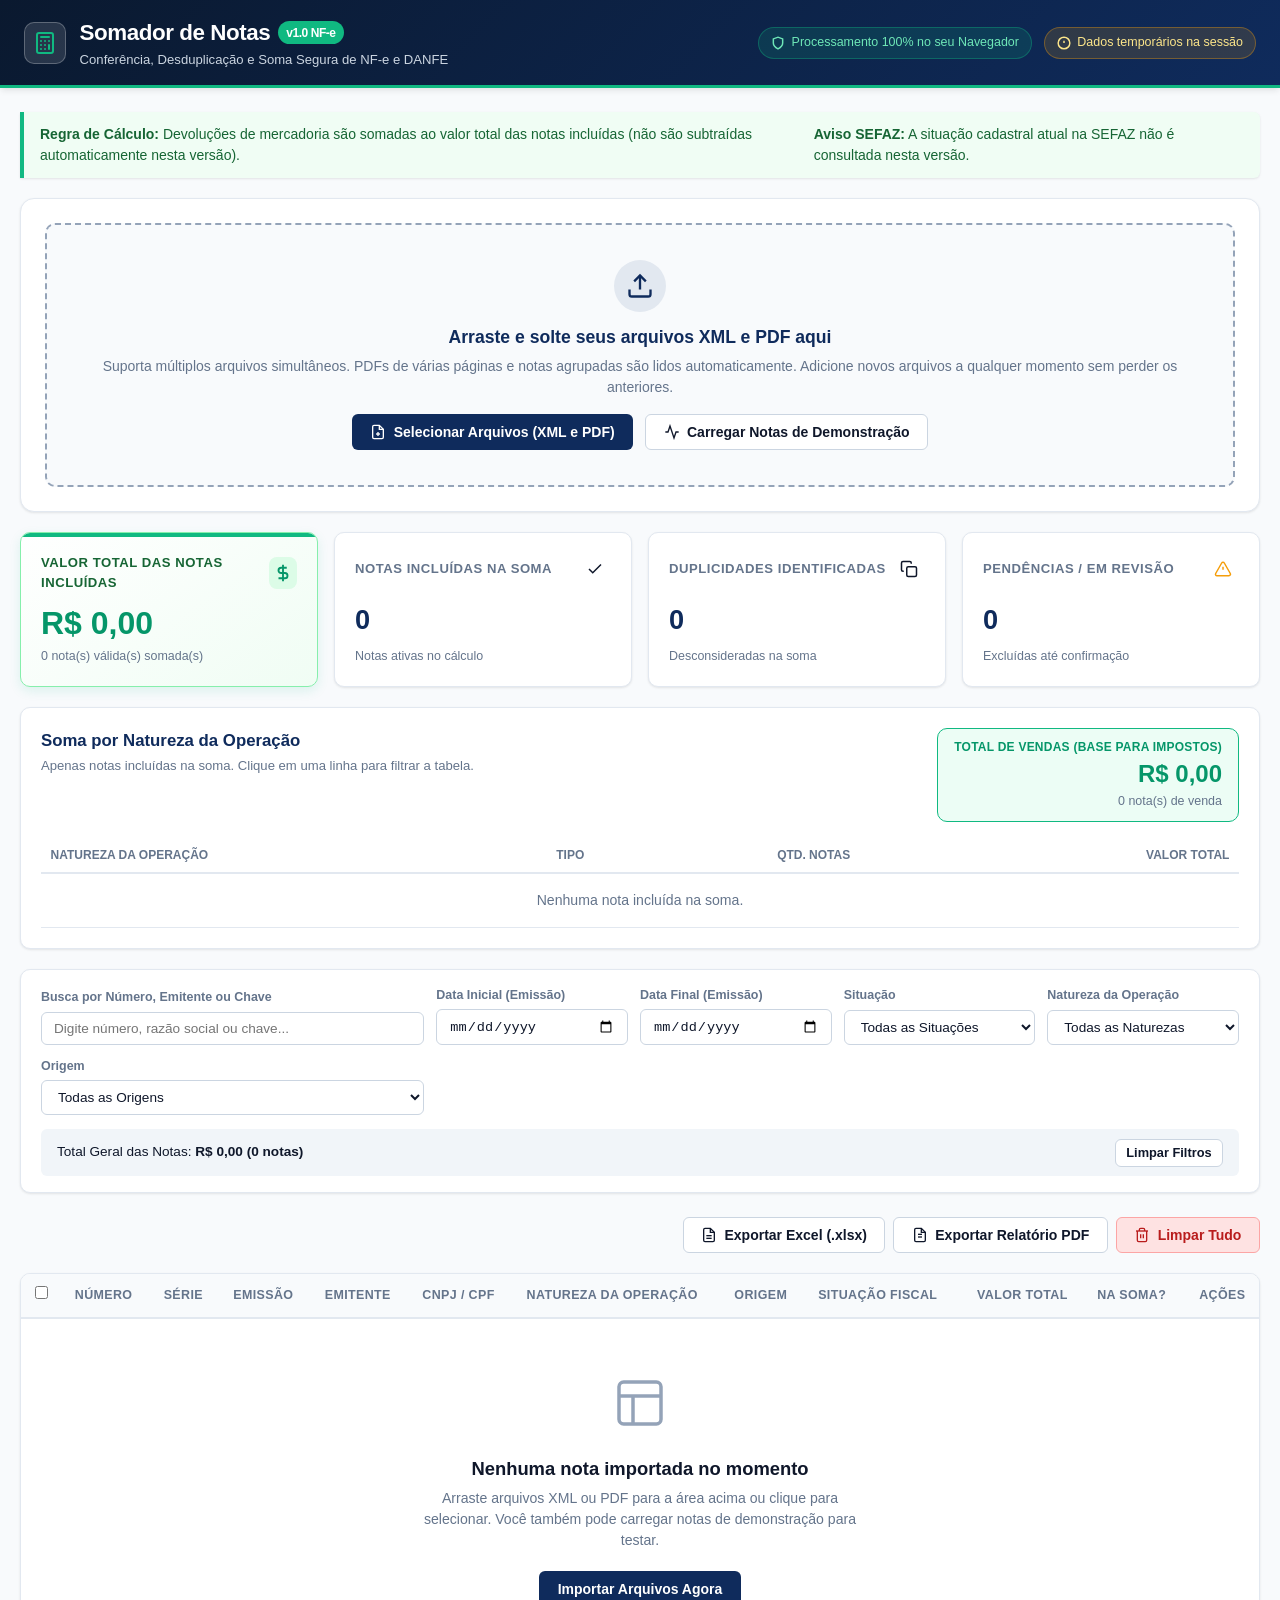
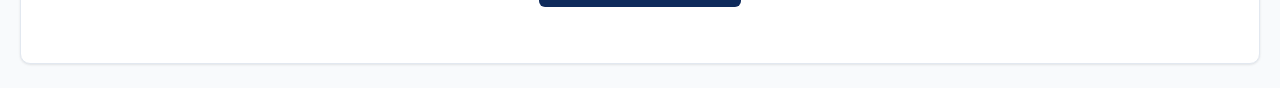
<file: index.html>
<!DOCTYPE html>
<html lang="pt-BR">
<head>
  <meta charset="UTF-8">
  <meta name="viewport" content="width=device-width, initial-scale=1.0">
  <title>Somador de Notas - NF-e e DANFE</title>
  
  <!-- CSS Principal -->
  <link rel="stylesheet" href="css/styles.css">

  <!-- Bibliotecas Locais (Zero Dependência Externa para Máxima Privacidade) -->
  <script src="vendor/pdf.min.js"></script>
  <script src="vendor/xlsx.full.min.js"></script>
  <script src="vendor/jspdf.umd.min.js"></script>
  <script src="vendor/jspdf.plugin.autotable.min.js"></script>
  <script src="vendor/JsBarcode.all.min.js"></script>
  <script src="vendor/tesseract.min.js"></script>
</head>
<body>

  <!-- CABEÇALHO -->
  <header class="app-header">
    <div class="header-container">
      <div class="brand-section">
        <div class="brand-logo-icon">
          <!-- Ícone SVG de Calculadora/Documento -->
          <svg width="24" height="24" viewBox="0 0 24 24" fill="none" stroke="currentColor" stroke-width="2" stroke-linecap="round" stroke-linejoin="round">
            <rect width="16" height="20" x="4" y="2" rx="2"/>
            <line x1="8" x2="16" y1="6" y2="6"/>
            <line x1="16" x2="16" y1="14" y2="18"/>
            <path d="M16 10h.01"/>
            <path d="M12 10h.01"/>
            <path d="M8 10h.01"/>
            <path d="M12 14h.01"/>
            <path d="M8 14h.01"/>
            <path d="M12 18h.01"/>
            <path d="M8 18h.01"/>
          </svg>
        </div>
        <div>
          <div class="brand-title">
            Somador de Notas
            <span class="brand-version">v1.0 NF-e</span>
          </div>
          <div class="brand-subtitle">Conferência, Desduplicação e Soma Segura de NF-e e DANFE</div>
        </div>
      </div>

      <div class="header-badges">
        <div class="privacy-badge" title="Nenhum dado é enviado para servidores externos">
          <svg width="14" height="14" viewBox="0 0 24 24" fill="none" stroke="currentColor" stroke-width="2.5"><path d="M12 22s8-4 8-10V5l-8-3-8 3v7c0 6 8 10 8 10z"/></svg>
          Processamento 100% no seu Navegador
        </div>
        <div class="session-warning-badge" title="Os dados serão descartados ao recarregar a página">
          <svg width="14" height="14" viewBox="0 0 24 24" fill="none" stroke="currentColor" stroke-width="2.5"><circle cx="12" cy="12" r="10"/><line x1="12" y1="8" x2="12" y2="12"/><line x1="12" y1="16" x2="12.01" y2="16"/></svg>
          Dados temporários na sessão
        </div>
      </div>
    </div>
  </header>

  <!-- CONTEÚDO PRINCIPAL -->
  <main class="main-wrapper">

    <!-- BANNER DE REGRAS DE NEGÓCIO E SEFAZ -->
    <div class="rule-banner">
      <div>
        <strong>Regra de Cálculo:</strong> Devoluções de mercadoria são somadas ao valor total das notas incluídas (não são subtraídas automaticamente nesta versão).
      </div>
      <div>
        <strong>Aviso SEFAZ:</strong> A situação cadastral atual na SEFAZ não é consultada nesta versão.
      </div>
    </div>

    <!-- ÁREA DE IMPORTAÇÃO (DROPZONE) -->
    <section class="import-card">
      <div class="dropzone-container" id="dropzone">
        <input type="file" id="fileInput" class="file-input-hidden" multiple accept=".xml,.pdf">
        <div class="dropzone-icon">
          <svg width="28" height="28" viewBox="0 0 24 24" fill="none" stroke="currentColor" stroke-width="2"><path d="M21 15v4a2 2 0 0 1-2 2H5a2 2 0 0 1-2-2v-4"/><polyline points="17 8 12 3 7 8"/><line x1="12" x2="12" y1="3" y2="15"/></svg>
        </div>
        <div class="dropzone-text-main">Arraste e solte seus arquivos XML e PDF aqui</div>
        <div class="dropzone-text-sub">
          Suporta múltiplos arquivos simultâneos. PDFs de várias páginas e notas agrupadas são lidos automaticamente.
          Adicione novos arquivos a qualquer momento sem perder os anteriores.
        </div>
        <div class="dropzone-actions">
          <button type="button" class="btn btn-primary" id="btnSelectFiles">
            <svg width="16" height="16" viewBox="0 0 24 24" fill="none" stroke="currentColor" stroke-width="2"><path d="M14 2H6a2 2 0 0 0-2 2v16a2 2 0 0 0 2 2h12a2 2 0 0 0 2-2V8z"/><polyline points="14 2 14 8 20 8"/><line x1="12" x2="12" y1="18" y2="12"/><line x1="9" x2="15" y1="15" y2="15"/></svg>
            Selecionar Arquivos (XML e PDF)
          </button>
          <button type="button" class="btn btn-secondary" id="btnLoadSamples">
            <svg width="16" height="16" viewBox="0 0 24 24" fill="none" stroke="currentColor" stroke-width="2"><polyline points="22 12 18 12 15 21 9 3 6 12 2 12"/></svg>
            Carregar Notas de Demonstração
          </button>
        </div>
      </div>
    </section>

    <!-- CARDS DE MÉTRICAS E RESUMO -->
    <section class="metrics-grid">
      <!-- Card Valor Total (Destaque Principal) -->
      <div class="metric-card highlight-green">
        <div class="metric-header">
          <span class="metric-title">Valor Total das Notas Incluídas</span>
          <div class="metric-icon">
            <svg width="18" height="18" viewBox="0 0 24 24" fill="none" stroke="currentColor" stroke-width="2.5"><line x1="12" x2="12" y1="1" y2="23"/><path d="M17 5H9.5a3.5 3.5 0 0 0 0 7h5a3.5 3.5 0 0 1 0 7H6"/></svg>
          </div>
        </div>
        <div class="metric-value-huge" id="cardTotalValor">R$ 0,00</div>
        <div class="metric-footer-desc" id="cardTotalDesc">0 nota(s) válida(s) somada(s)</div>
      </div>

      <!-- Card Quantidade Incluídas -->
      <div class="metric-card">
        <div class="metric-header">
          <span class="metric-title">Notas Incluídas na Soma</span>
          <div class="metric-icon">
            <svg width="18" height="18" viewBox="0 0 24 24" fill="none" stroke="currentColor" stroke-width="2"><polyline points="20 6 9 17 4 12"/></svg>
          </div>
        </div>
        <div class="metric-value-medium" id="cardQtdIncluidas">0</div>
        <div class="metric-footer-desc">Notas ativas no cálculo</div>
      </div>

      <!-- Card Duplicidades -->
      <div class="metric-card">
        <div class="metric-header">
          <span class="metric-title">Duplicidades Identificadas</span>
          <div class="metric-icon">
            <svg width="18" height="18" viewBox="0 0 24 24" fill="none" stroke="currentColor" stroke-width="2"><rect width="13" height="13" x="9" y="9" rx="2" ry="2"/><path d="M5 15H4a2 2 0 0 1-2-2V4a2 2 0 0 1 2-2h9a2 2 0 0 1 2 2v1"/></svg>
          </div>
        </div>
        <div class="metric-value-medium" id="cardQtdDuplicadas">0</div>
        <div class="metric-footer-desc">Desconsideradas na soma</div>
      </div>

      <!-- Card Pendências / Revisão -->
      <div class="metric-card">
        <div class="metric-header">
          <span class="metric-title">Pendências / Em Revisão</span>
          <div class="metric-icon" style="color: var(--warning);">
            <svg width="18" height="18" viewBox="0 0 24 24" fill="none" stroke="currentColor" stroke-width="2"><path d="m21.73 18-8-14a2 2 0 0 0-3.48 0l-8 14A2 2 0 0 0 4 21h16a2 2 0 0 0 1.73-3Z"/><line x1="12" x2="12" y1="9" y2="13"/><line x1="12" x2="12.01" y1="17" y2="17"/></svg>
          </div>
        </div>
        <div class="metric-value-medium" id="cardQtdPendencias">0</div>
        <div class="metric-footer-desc">Excluídas até confirmação</div>
      </div>
    </section>

    <!-- SOMA POR NATUREZA DA OPERAÇÃO -->
    <section class="natureza-card" id="naturezaSection">
      <div class="natureza-header">
        <div>
          <h3 class="natureza-title">Soma por Natureza da Operação</h3>
          <div class="natureza-subtitle">Apenas notas incluídas na soma. Clique em uma linha para filtrar a tabela.</div>
        </div>
        <div class="natureza-vendas-box">
          <span class="natureza-vendas-label">Total de Vendas (base para impostos)</span>
          <strong class="natureza-vendas-valor" id="lblTotalVendas">R$ 0,00</strong>
          <span class="natureza-vendas-desc" id="lblTotalVendasDesc">0 nota(s) de venda</span>
        </div>
      </div>
      <div class="table-responsive">
        <table class="natureza-table">
          <thead>
            <tr>
              <th>Natureza da Operação</th>
              <th>Tipo</th>
              <th style="text-align: center;">Qtd. Notas</th>
              <th style="text-align: right;">Valor Total</th>
            </tr>
          </thead>
          <tbody id="naturezaTableBody">
            <tr><td colspan="4" class="text-center" style="color: var(--text-muted); padding: 1rem;">Nenhuma nota incluída na soma.</td></tr>
          </tbody>
        </table>
      </div>
    </section>

    <!-- BARRA DE FILTROS E BUSCA -->
    <section class="controls-card">
      <div class="filters-grid">
        <div class="filter-group">
          <label for="filterSearch">Busca por Número, Emitente ou Chave</label>
          <input type="text" id="filterSearch" class="form-control" placeholder="Digite número, razão social ou chave...">
        </div>
        <div class="filter-group">
          <label for="filterDataInicio">Data Inicial (Emissão)</label>
          <input type="date" id="filterDataInicio" class="form-control">
        </div>
        <div class="filter-group">
          <label for="filterDataFim">Data Final (Emissão)</label>
          <input type="date" id="filterDataFim" class="form-control">
        </div>
        <div class="filter-group">
          <label for="filterSituacao">Situação</label>
          <select id="filterSituacao" class="form-control">
            <option value="todas">Todas as Situações</option>
            <option value="incluidas">Incluídas na Soma</option>
            <option value="excluidas">Excluídas da Soma</option>
            <option value="revisao">Revisão Necessária</option>
            <option value="devolucao">Devoluções</option>
            <option value="cancelada">Canceladas</option>
            <option value="duplicada">Duplicadas</option>
            <option value="nao_suportado">Não Suportadas</option>
          </select>
        </div>
        <div class="filter-group">
          <label for="filterNatureza">Natureza da Operação</label>
          <select id="filterNatureza" class="form-control">
            <option value="todas">Todas as Naturezas</option>
            <option value="__vendas__">Somente Vendas</option>
            <option value="__outras__">Somente Outras (não venda)</option>
          </select>
        </div>
        <div class="filter-group">
          <label for="filterOrigem">Origem</label>
          <select id="filterOrigem" class="form-control">
            <option value="todas">Todas as Origens</option>
            <option value="XML">Apenas XML</option>
            <option value="PDF">Apenas PDF</option>
            <option value="XML + PDF">XML + PDF (Casados)</option>
          </select>
        </div>
      </div>

      <!-- Barra de Subtotais com Filtro Ativo -->
      <div class="subtotals-bar">
        <div class="subtotals-details">
          <span>Total Geral das Notas: <strong id="lblTotalGeral">R$ 0,00 (0 notas)</strong></span>
          <span class="subtotal-badge" id="lblSubtotalFiltradoContainer" style="display: none;">
            Subtotal Visível (Filtro Ativo): <strong id="lblSubtotalFiltrado">R$ 0,00 (0 notas)</strong>
          </span>
        </div>
        <button type="button" class="btn btn-secondary btn-sm" id="btnClearFilters">
          Limpar Filtros
        </button>
      </div>
    </section>

    <!-- BARRA DE AÇÕES EM LOTE E EXPORTAÇÃO -->
    <div class="table-toolbar">
      <div class="batch-actions-container" id="batchActionsBar" style="display: none;">
        <span><strong id="batchSelectedCount">0</strong> selecionada(s):</span>
        <button type="button" class="btn btn-secondary btn-sm" id="btnBatchInclude">Incluir na Soma</button>
        <button type="button" class="btn btn-secondary btn-sm" id="btnBatchExclude">Excluir da Soma</button>
        <button type="button" class="btn btn-danger btn-sm" id="btnBatchDelete">Remover</button>
      </div>

      <div class="export-actions-container">
        <button type="button" class="btn btn-secondary" id="btnExportExcel">
          <svg width="16" height="16" viewBox="0 0 24 24" fill="none" stroke="currentColor" stroke-width="2"><path d="M14 2H6a2 2 0 0 0-2 2v16a2 2 0 0 0 2 2h12a2 2 0 0 0 2-2V8z"/><polyline points="14 2 14 8 20 8"/><line x1="8" x2="16" y1="13" y2="13"/><line x1="8" x2="16" y1="17" y2="17"/><line x1="10" x2="10" y1="9" y2="9"/></svg>
          Exportar Excel (.xlsx)
        </button>
        <button type="button" class="btn btn-secondary" id="btnExportPdf">
          <svg width="16" height="16" viewBox="0 0 24 24" fill="none" stroke="currentColor" stroke-width="2"><path d="M14 2H6a2 2 0 0 0-2 2v16a2 2 0 0 0 2 2h12a2 2 0 0 0 2-2V8z"/><polyline points="14 2 14 8 20 8"/><path d="M9 15h6"/><path d="M9 11h6"/></svg>
          Exportar Relatório PDF
        </button>
        <button type="button" class="btn btn-danger" id="btnClearAll">
          <svg width="16" height="16" viewBox="0 0 24 24" fill="none" stroke="currentColor" stroke-width="2"><polyline points="3 6 5 6 21 6"/><path d="M19 6v14a2 2 0 0 1-2 2H7a2 2 0 0 1-2-2V6m3 0V4a2 2 0 0 1 2-2h4a2 2 0 0 1 2 2v2"/><line x1="10" x2="10" y1="11" y2="17"/><line x1="14" x2="14" y1="11" y2="17"/></svg>
          Limpar Tudo
        </button>
      </div>
    </div>

    <!-- TABELA PRINCIPAL DE NOTAS -->
    <section class="table-card">
      <div class="table-responsive">
        <table class="notas-table" id="notasTable">
          <thead>
            <tr>
              <th style="width: 38px;">
                <input type="checkbox" id="chkSelectAll" title="Selecionar todas as notas visíveis">
              </th>
              <th>Número</th>
              <th>Série</th>
              <th>Emissão</th>
              <th>Emitente</th>
              <th>CNPJ / CPF</th>
              <th>Natureza da Operação</th>
              <th>Origem</th>
              <th>Situação Fiscal</th>
              <th style="text-align: right;">Valor Total</th>
              <th style="text-align: center;">Na Soma?</th>
              <th style="text-align: right;">Ações</th>
            </tr>
          </thead>
          <tbody id="tableBody">
            <!-- Linhas inseridas dinamicamente via app.js -->
          </tbody>
        </table>
      </div>

      <!-- Estado Vazio (Sem Notas Importadas) -->
      <div class="empty-state" id="emptyState">
        <div class="empty-state-icon">
          <svg width="56" height="56" viewBox="0 0 24 24" fill="none" stroke="currentColor" stroke-width="1.5"><rect width="18" height="18" x="3" y="3" rx="2"/><path d="M3 9h18"/><path d="M9 21V9"/></svg>
        </div>
        <h3>Nenhuma nota importada no momento</h3>
        <p>Arraste arquivos XML ou PDF para a área acima ou clique para selecionar. Você também pode carregar notas de demonstração para testar.</p>
        <button type="button" class="btn btn-primary" onclick="document.getElementById('fileInput').click()">
          Importar Arquivos Agora
        </button>
      </div>
    </section>

  </main>

  <!-- ==========================================================================
       MODAIS DO SISTEMA
       ========================================================================== -->

  <!-- Modal 1: Progresso do Processamento em Lote -->
  <div class="modal-overlay" id="modalProgress">
    <div class="modal-card" style="max-width: 550px;">
      <div class="modal-header">
        <div class="modal-title">
          <svg width="20" height="20" viewBox="0 0 24 24" fill="none" stroke="currentColor" stroke-width="2"><path d="M21 12a9 9 0 1 1-6.219-8.56"/></svg>
          Processando Arquivos...
        </div>
      </div>
      <div class="modal-body">
        <div id="progressCurrentFile" style="font-weight: 600; font-size: 0.9rem; margin-bottom: 0.25rem;">Iniciando leitura...</div>
        <div id="progressCounter" style="font-size: 0.8rem; color: var(--text-muted);">Arquivo 0 de 0</div>
        
        <div class="progress-bar-container">
          <div class="progress-bar-fill" id="progressBarFill"></div>
        </div>

        <div style="font-size: 0.8rem; font-weight: 600; margin-top: 1rem; margin-bottom: 0.35rem;">Registro de Leitura:</div>
        <div class="processing-log" id="progressLog"></div>
      </div>
      <div class="modal-footer">
        <button type="button" class="btn btn-secondary btn-sm" id="btnCancelProcessing">Cancelar Restantes</button>
      </div>
    </div>
  </div>

  <!-- Modal 2: Visualização e Impressão de DANFE (A partir do XML) -->
  <div class="modal-overlay" id="modalDanfe">
    <div class="modal-card modal-huge">
      <div class="modal-header">
        <div class="modal-title">
          <svg width="20" height="20" viewBox="0 0 24 24" fill="none" stroke="currentColor" stroke-width="2"><rect width="18" height="18" x="3" y="3" rx="2"/><path d="M7 7h10"/><path d="M7 12h10"/><path d="M7 17h10"/></svg>
          Visualizador Oficial de DANFE (NF-e Modelo 55)
        </div>
        <button type="button" class="btn-close" id="btnCloseDanfe">&times;</button>
      </div>
      <div class="modal-body" id="danfeModalBody">
        <!-- DANFE renderizado aqui -->
      </div>
      <div class="modal-footer">
        <button type="button" class="btn btn-secondary" id="btnDownloadXmlOriginal">
          <svg width="16" height="16" viewBox="0 0 24 24" fill="none" stroke="currentColor" stroke-width="2"><path d="M21 15v4a2 2 0 0 1-2 2H5a2 2 0 0 1-2-2v-4"/><polyline points="7 10 12 15 17 10"/><line x1="12" x2="12" y1="15" y2="3"/></svg>
          Baixar XML Original
        </button>
        <button type="button" class="btn btn-primary" id="btnPrintDanfe">
          <svg width="16" height="16" viewBox="0 0 24 24" fill="none" stroke="currentColor" stroke-width="2"><polyline points="6 9 6 2 18 2 18 9"/><path d="M6 18H4a2 2 0 0 1-2-2v-5a2 2 0 0 1 2-2h16a2 2 0 0 1 2 2v5a2 2 0 0 1-2 2h-2"/><rect width="12" height="8" x="6" y="14"/></svg>
          Imprimir DANFE
        </button>
        <button type="button" class="btn btn-secondary" id="btnCloseDanfeFooter">Fechar</button>
      </div>
    </div>
  </div>

  <!-- Modal 3: Conferência Lado a Lado e Edição / Revisão -->
  <div class="modal-overlay" id="modalReview">
    <div class="modal-card modal-huge">
      <div class="modal-header">
        <div class="modal-title">
          <svg width="20" height="20" viewBox="0 0 24 24" fill="none" stroke="currentColor" stroke-width="2"><path d="M12 20h9"/><path d="M16.5 3.5a2.121 2.121 0 0 1 3 3L7 19l-4 1 1-4L16.5 3.5z"/></svg>
          Conferência e Revisão de Dados da Nota
        </div>
        <button type="button" class="btn-close" id="btnCloseReview">&times;</button>
      </div>
      <div class="modal-body">
        <div class="side-by-side-container">
          
          <!-- Painel Esquerdo: PDF Original / Documento -->
          <div class="side-pdf-panel">
            <div class="pdf-toolbar">
              <span>Visualizador do Documento Original</span>
              <div style="display: flex; gap: 0.35rem; align-items: center;">
                <button type="button" class="btn btn-secondary btn-sm" id="btnPdfPrevPage">&lt;</button>
                <span id="pdfPageIndicator">Pág 1 / 1</span>
                <button type="button" class="btn btn-secondary btn-sm" id="btnPdfNextPage">&gt;</button>
                <button type="button" class="btn btn-secondary btn-sm" id="btnPdfZoomIn">+</button>
                <button type="button" class="btn btn-secondary btn-sm" id="btnPdfZoomOut">-</button>
              </div>
            </div>
            <div class="pdf-canvas-container" id="pdfCanvasContainer">
              <canvas id="pdfViewerCanvas"></canvas>
            </div>
          </div>

          <!-- Painel Direito: Formulário com Dados Extraídos -->
          <div class="side-form-panel">
            <div class="review-notice" id="reviewNoticeBox">
              <strong>Atenção:</strong> Verifique os dados extraídos comparando com o documento original ao lado.
            </div>

            <div class="filter-group">
              <label for="editValorTotal">VALOR TOTAL DA NOTA (R$) *</label>
              <input type="text" id="editValorTotal" class="form-control" style="font-size: 1.15rem; font-weight: 700; color: var(--primary);">
              <small style="color: var(--text-muted);">Específico do campo Valor Total da Nota. Use vírgula para centavos (ex: 1.234,56).</small>
            </div>

            <div class="filter-group">
              <label for="editChave">Chave de Acesso (44 dígitos)</label>
              <input type="text" id="editChave" class="form-control" maxlength="54">
            </div>

            <div style="display: grid; grid-template-columns: 1fr 1fr; gap: 0.75rem;">
              <div class="filter-group">
                <label for="editNumero">Número da Nota</label>
                <input type="text" id="editNumero" class="form-control">
              </div>
              <div class="filter-group">
                <label for="editSerie">Série</label>
                <input type="text" id="editSerie" class="form-control">
              </div>
            </div>

            <div class="filter-group">
              <label for="editDataEmissao">Data de Emissão</label>
              <input type="date" id="editDataEmissao" class="form-control">
            </div>

            <div class="filter-group">
              <label for="editEmitenteNome">Nome / Razão Social do Emitente</label>
              <input type="text" id="editEmitenteNome" class="form-control">
            </div>

            <div class="filter-group">
              <label for="editEmitenteCnpj">CNPJ / CPF do Emitente</label>
              <input type="text" id="editEmitenteCnpj" class="form-control">
            </div>

            <div class="filter-group">
              <label for="editDestinatarioNome">Nome / Razão Social do Destinatário</label>
              <input type="text" id="editDestinatarioNome" class="form-control">
            </div>

            <div class="filter-group">
              <label for="editNatureza">Natureza da Operação</label>
              <input type="text" id="editNatureza" class="form-control" placeholder="Ex: VENDA DE MERCADORIA">
            </div>

            <div style="margin-top: 0.5rem; display: flex; align-items: center; gap: 0.5rem;">
              <input type="checkbox" id="editIncluirSoma">
              <label for="editIncluirSoma" style="font-weight: 600; font-size: 0.88rem; cursor: pointer;">
                Incluir esta nota na soma final
              </label>
            </div>
          </div>

        </div>
      </div>
      <div class="modal-footer">
        <button type="button" class="btn btn-secondary" id="btnCancelReview">Cancelar</button>
        <button type="button" class="btn btn-success" id="btnSaveReview">
          <svg width="16" height="16" viewBox="0 0 24 24" fill="none" stroke="currentColor" stroke-width="2"><polyline points="20 6 9 17 4 12"/></svg>
          Salvar Dados Conferidos
        </button>
      </div>
    </div>
  </div>

  <!-- Modal 4: Confirmação de Limpar Tudo -->
  <div class="modal-overlay" id="modalConfirmClear">
    <div class="modal-card" style="max-width: 450px;">
      <div class="modal-header">
        <div class="modal-title" style="color: var(--danger);">
          <svg width="20" height="20" viewBox="0 0 24 24" fill="none" stroke="currentColor" stroke-width="2"><circle cx="12" cy="12" r="10"/><line x1="12" y1="8" x2="12" y2="12"/><line x1="12" y1="16" x2="12.01" y2="16"/></svg>
          Limpar Todos os Dados?
        </div>
      </div>
      <div class="modal-body">
        <p>Tem certeza que deseja apagar todas as notas importadas nesta sessão?</p>
        <p style="font-size: 0.82rem; color: var(--text-muted); margin-top: 0.5rem;">
          Como o processamento é 100% no seu navegador sem armazenamento em servidor, todos os dados atuais serão descartados da memória.
        </p>
      </div>
      <div class="modal-footer">
        <button type="button" class="btn btn-secondary" id="btnCancelClear">Cancelar</button>
        <button type="button" class="btn btn-danger" id="btnConfirmClear">Sim, Limpar Tudo</button>
      </div>
    </div>
  </div>

  <!-- Scripts da Aplicação -->
  <script src="js/utils.js"></script>
  <script src="js/parser-xml.js"></script>
  <script src="js/parser-pdf.js"></script>
  <script src="js/danfe-renderer.js"></script>
  <script src="js/export.js"></script>
  <script src="js/app.js"></script>

</body>
</html>
</file>
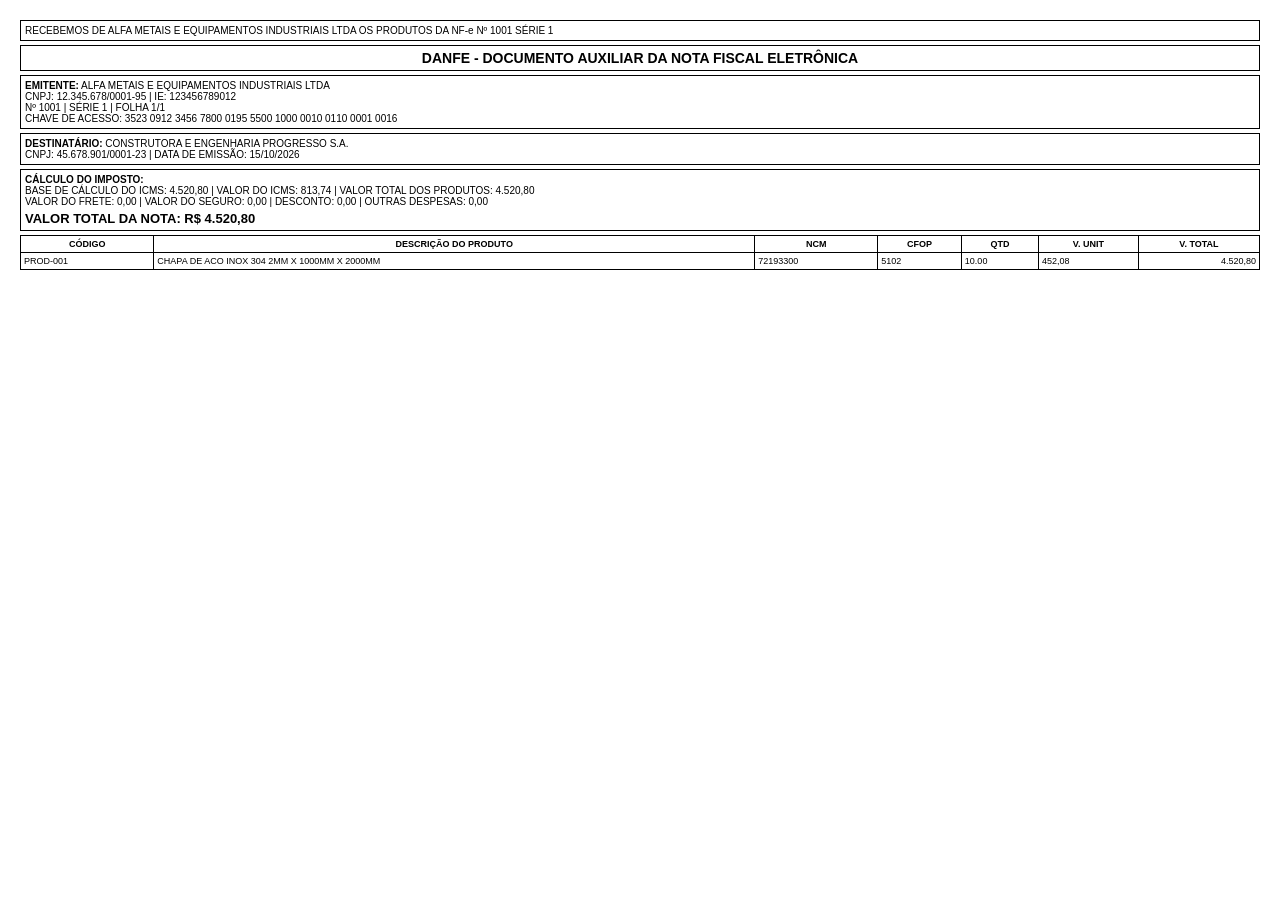
<file: samples/danfe_1001.html>
<!-- DANFE 1001 (Corresponde ao XML 1001) -->
<!DOCTYPE html>
<html>
<head>
<meta charset="UTF-8">
<style>
  body { font-family: Arial, sans-serif; font-size: 10px; margin: 20px; }
  .box { border: 1px solid #000; padding: 4px; margin-bottom: 4px; }
  .title { font-size: 14px; font-weight: bold; text-align: center; }
  .bold { font-weight: bold; }
  .right { text-align: right; }
  table { width: 100%; border-collapse: collapse; font-size: 9px; }
  th, td { border: 1px solid #000; padding: 3px; }
</style>
</head>
<body>
  <div class="box">
    RECEBEMOS DE ALFA METAIS E EQUIPAMENTOS INDUSTRIAIS LTDA OS PRODUTOS DA NF-e Nº 1001 SÉRIE 1
  </div>
  <div class="box title">
    DANFE - DOCUMENTO AUXILIAR DA NOTA FISCAL ELETRÔNICA
  </div>
  <div class="box">
    <strong>EMITENTE:</strong> ALFA METAIS E EQUIPAMENTOS INDUSTRIAIS LTDA<br>
    CNPJ: 12.345.678/0001-95 | IE: 123456789012<br>
    Nº 1001 | SÉRIE 1 | FOLHA 1/1<br>
    CHAVE DE ACESSO: 3523 0912 3456 7800 0195 5500 1000 0010 0110 0001 0016
  </div>
  <div class="box">
    <strong>DESTINATÁRIO:</strong> CONSTRUTORA E ENGENHARIA PROGRESSO S.A.<br>
    CNPJ: 45.678.901/0001-23 | DATA DE EMISSÃO: 15/10/2026
  </div>
  <div class="box">
    <strong>CÁLCULO DO IMPOSTO:</strong><br>
    BASE DE CÁLCULO DO ICMS: 4.520,80 | VALOR DO ICMS: 813,74 | VALOR TOTAL DOS PRODUTOS: 4.520,80<br>
    VALOR DO FRETE: 0,00 | VALOR DO SEGURO: 0,00 | DESCONTO: 0,00 | OUTRAS DESPESAS: 0,00<br>
    <div style="font-size: 13px; font-weight: bold; margin-top: 4px;">
      VALOR TOTAL DA NOTA: R$ 4.520,80
    </div>
  </div>
  <table>
    <tr><th>CÓDIGO</th><th>DESCRIÇÃO DO PRODUTO</th><th>NCM</th><th>CFOP</th><th>QTD</th><th>V. UNIT</th><th>V. TOTAL</th></tr>
    <tr><td>PROD-001</td><td>CHAPA DE ACO INOX 304 2MM X 1000MM X 2000MM</td><td>72193300</td><td>5102</td><td>10.00</td><td>452,08</td><td class="right">4.520,80</td></tr>
  </table>
</body>
</html>
</file>
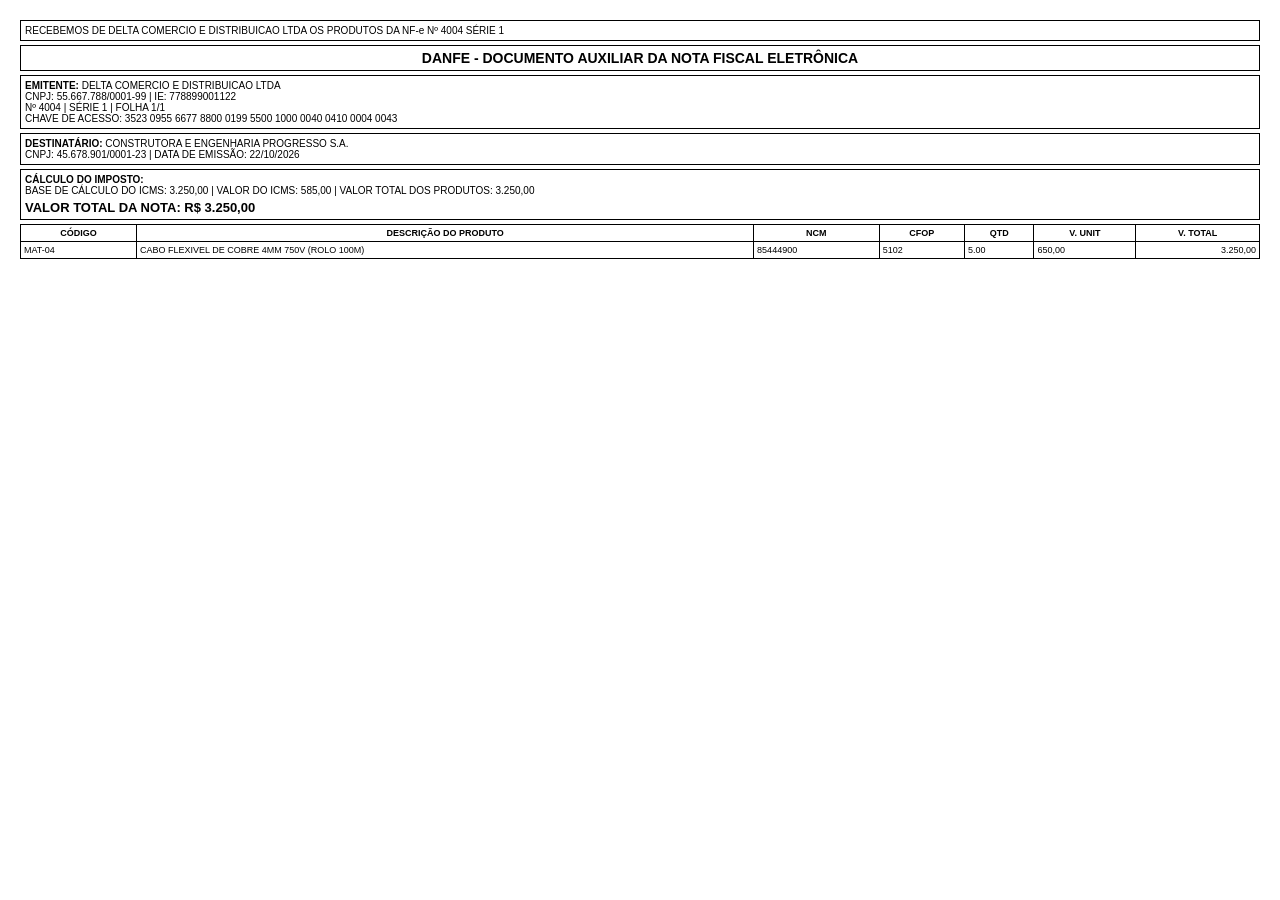
<file: samples/danfe_4004.html>
<!-- DANFE 4004 (Importação exclusiva por PDF) -->
<!DOCTYPE html>
<html>
<head>
<meta charset="UTF-8">
<style>
  body { font-family: Arial, sans-serif; font-size: 10px; margin: 20px; }
  .box { border: 1px solid #000; padding: 4px; margin-bottom: 4px; }
  .title { font-size: 14px; font-weight: bold; text-align: center; }
  .bold { font-weight: bold; }
  .right { text-align: right; }
  table { width: 100%; border-collapse: collapse; font-size: 9px; }
  th, td { border: 1px solid #000; padding: 3px; }
</style>
</head>
<body>
  <div class="box">
    RECEBEMOS DE DELTA COMERCIO E DISTRIBUICAO LTDA OS PRODUTOS DA NF-e Nº 4004 SÉRIE 1
  </div>
  <div class="box title">
    DANFE - DOCUMENTO AUXILIAR DA NOTA FISCAL ELETRÔNICA
  </div>
  <div class="box">
    <strong>EMITENTE:</strong> DELTA COMERCIO E DISTRIBUICAO LTDA<br>
    CNPJ: 55.667.788/0001-99 | IE: 778899001122<br>
    Nº 4004 | SÉRIE 1 | FOLHA 1/1<br>
    CHAVE DE ACESSO: 3523 0955 6677 8800 0199 5500 1000 0040 0410 0004 0043
  </div>
  <div class="box">
    <strong>DESTINATÁRIO:</strong> CONSTRUTORA E ENGENHARIA PROGRESSO S.A.<br>
    CNPJ: 45.678.901/0001-23 | DATA DE EMISSÃO: 22/10/2026
  </div>
  <div class="box">
    <strong>CÁLCULO DO IMPOSTO:</strong><br>
    BASE DE CÁLCULO DO ICMS: 3.250,00 | VALOR DO ICMS: 585,00 | VALOR TOTAL DOS PRODUTOS: 3.250,00<br>
    <div style="font-size: 13px; font-weight: bold; margin-top: 4px;">
      VALOR TOTAL DA NOTA: R$ 3.250,00
    </div>
  </div>
  <table>
    <tr><th>CÓDIGO</th><th>DESCRIÇÃO DO PRODUTO</th><th>NCM</th><th>CFOP</th><th>QTD</th><th>V. UNIT</th><th>V. TOTAL</th></tr>
    <tr><td>MAT-04</td><td>CABO FLEXIVEL DE COBRE 4MM 750V (ROLO 100M)</td><td>85444900</td><td>5102</td><td>5.00</td><td>650,00</td><td class="right">3.250,00</td></tr>
  </table>
</body>
</html>
</file>
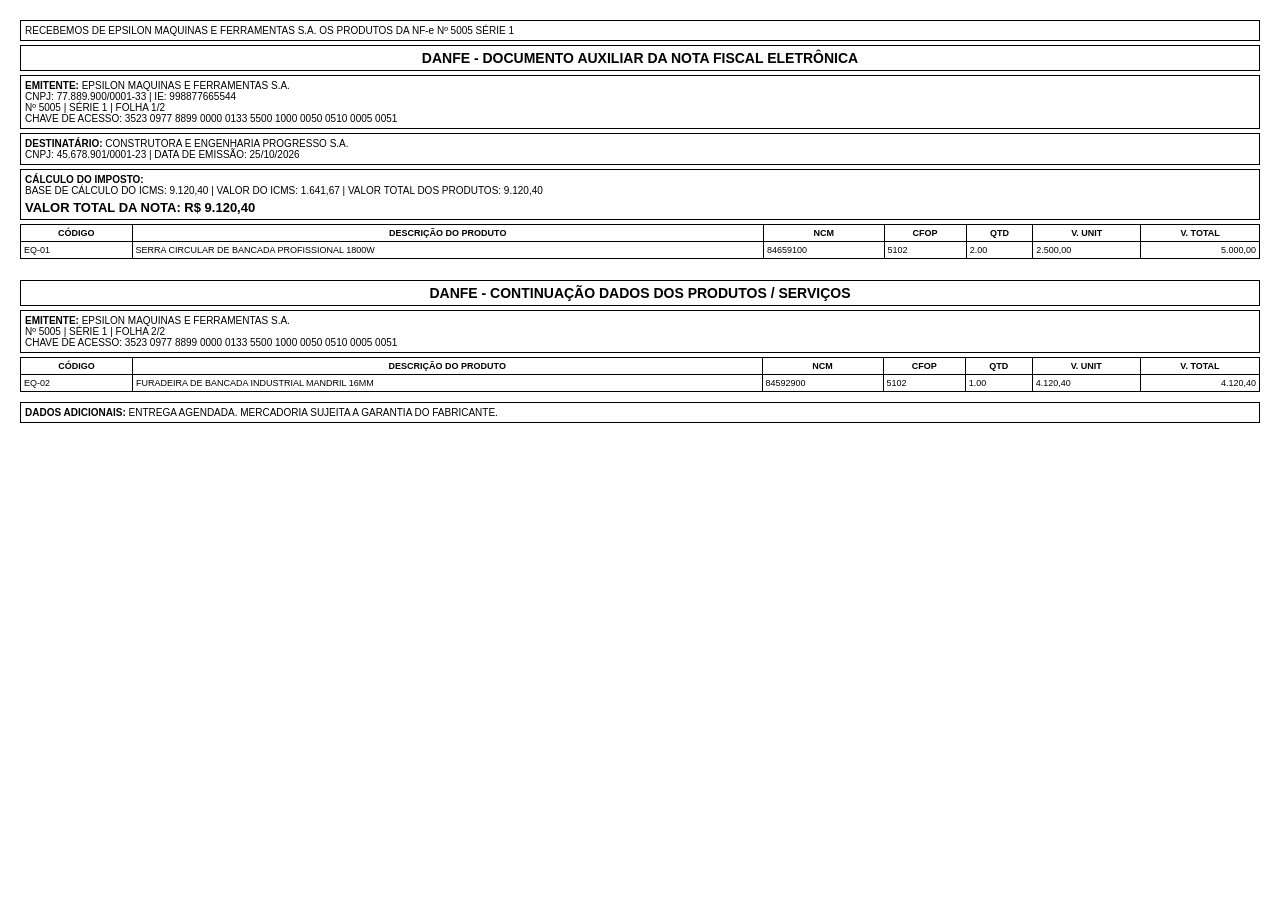
<file: samples/danfe_5005_multipage.html>
<!-- DANFE 5005 (Multi-páginas: Folha 1/2 e Folha 2/2) -->
<!DOCTYPE html>
<html>
<head>
<meta charset="UTF-8">
<style>
  body { font-family: Arial, sans-serif; font-size: 10px; margin: 20px; }
  .box { border: 1px solid #000; padding: 4px; margin-bottom: 4px; }
  .title { font-size: 14px; font-weight: bold; text-align: center; }
  .right { text-align: right; }
  table { width: 100%; border-collapse: collapse; font-size: 9px; }
  th, td { border: 1px solid #000; padding: 3px; }
  .page-break { page-break-after: always; height: 1px; }
</style>
</head>
<body>
  <!-- FOLHA 1/2 -->
  <div class="box">
    RECEBEMOS DE EPSILON MAQUINAS E FERRAMENTAS S.A. OS PRODUTOS DA NF-e Nº 5005 SÉRIE 1
  </div>
  <div class="box title">
    DANFE - DOCUMENTO AUXILIAR DA NOTA FISCAL ELETRÔNICA
  </div>
  <div class="box">
    <strong>EMITENTE:</strong> EPSILON MAQUINAS E FERRAMENTAS S.A.<br>
    CNPJ: 77.889.900/0001-33 | IE: 998877665544<br>
    Nº 5005 | SÉRIE 1 | FOLHA 1/2<br>
    CHAVE DE ACESSO: 3523 0977 8899 0000 0133 5500 1000 0050 0510 0005 0051
  </div>
  <div class="box">
    <strong>DESTINATÁRIO:</strong> CONSTRUTORA E ENGENHARIA PROGRESSO S.A.<br>
    CNPJ: 45.678.901/0001-23 | DATA DE EMISSÃO: 25/10/2026
  </div>
  <div class="box">
    <strong>CÁLCULO DO IMPOSTO:</strong><br>
    BASE DE CÁLCULO DO ICMS: 9.120,40 | VALOR DO ICMS: 1.641,67 | VALOR TOTAL DOS PRODUTOS: 9.120,40<br>
    <div style="font-size: 13px; font-weight: bold; margin-top: 4px;">
      VALOR TOTAL DA NOTA: R$ 9.120,40
    </div>
  </div>
  <table>
    <tr><th>CÓDIGO</th><th>DESCRIÇÃO DO PRODUTO</th><th>NCM</th><th>CFOP</th><th>QTD</th><th>V. UNIT</th><th>V. TOTAL</th></tr>
    <tr><td>EQ-01</td><td>SERRA CIRCULAR DE BANCADA PROFISSIONAL 1800W</td><td>84659100</td><td>5102</td><td>2.00</td><td>2.500,00</td><td class="right">5.000,00</td></tr>
  </table>

  <div class="page-break"></div>

  <!-- FOLHA 2/2 -->
  <div class="box title" style="margin-top: 20px;">
    DANFE - CONTINUAÇÃO DADOS DOS PRODUTOS / SERVIÇOS
  </div>
  <div class="box">
    <strong>EMITENTE:</strong> EPSILON MAQUINAS E FERRAMENTAS S.A.<br>
    Nº 5005 | SÉRIE 1 | FOLHA 2/2<br>
    CHAVE DE ACESSO: 3523 0977 8899 0000 0133 5500 1000 0050 0510 0005 0051
  </div>
  <table>
    <tr><th>CÓDIGO</th><th>DESCRIÇÃO DO PRODUTO</th><th>NCM</th><th>CFOP</th><th>QTD</th><th>V. UNIT</th><th>V. TOTAL</th></tr>
    <tr><td>EQ-02</td><td>FURADEIRA DE BANCADA INDUSTRIAL MANDRIL 16MM</td><td>84592900</td><td>5102</td><td>1.00</td><td>4.120,40</td><td class="right">4.120,40</td></tr>
  </table>
  <div class="box" style="margin-top: 10px;">
    <strong>DADOS ADICIONAIS:</strong> ENTREGA AGENDADA. MERCADORIA SUJEITA A GARANTIA DO FABRICANTE.
  </div>
</body>
</html>
</file>
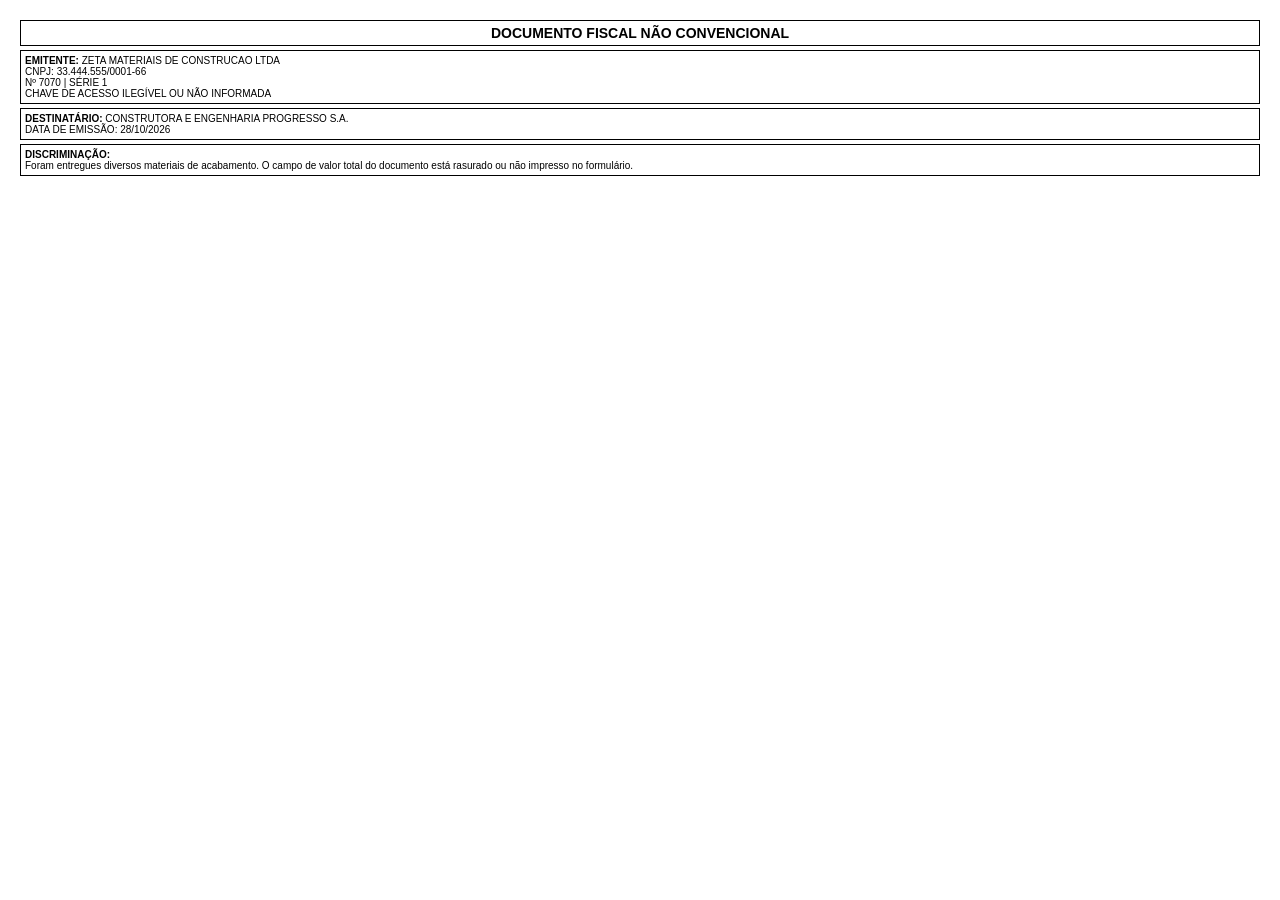
<file: samples/danfe_sem_total_revisao.html>
<!-- DANFE com Leitura Incerta / Sem Total Claro (Revisão Necessária) -->
<!DOCTYPE html>
<html>
<head>
<meta charset="UTF-8">
<style>
  body { font-family: Arial, sans-serif; font-size: 10px; margin: 20px; }
  .box { border: 1px solid #000; padding: 4px; margin-bottom: 4px; }
  .title { font-size: 14px; font-weight: bold; text-align: center; }
  table { width: 100%; border-collapse: collapse; font-size: 9px; }
  th, td { border: 1px solid #000; padding: 3px; }
</style>
</head>
<body>
  <div class="box title">
    DOCUMENTO FISCAL NÃO CONVENCIONAL
  </div>
  <div class="box">
    <strong>EMITENTE:</strong> ZETA MATERIAIS DE CONSTRUCAO LTDA<br>
    CNPJ: 33.444.555/0001-66<br>
    Nº 7070 | SÉRIE 1<br>
    CHAVE DE ACESSO ILEGÍVEL OU NÃO INFORMADA
  </div>
  <div class="box">
    <strong>DESTINATÁRIO:</strong> CONSTRUTORA E ENGENHARIA PROGRESSO S.A.<br>
    DATA DE EMISSÃO: 28/10/2026
  </div>
  <div class="box">
    <strong>DISCRIMINAÇÃO:</strong><br>
    Foram entregues diversos materiais de acabamento. O campo de valor total do documento está rasurado ou não impresso no formulário.
  </div>
</body>
</html>
</file>
<file: css/styles.css>
/* ==========================================================================
   Somador de Notas - Folha de Estilos Principal
   Cores: Azul-Marinho (#0f2b5c / #1e3a8a) e Verde Esmeralda (#10b981 / #059669)
   Design Limpo, Moderno, Acessível e Responsivo
   ========================================================================== */

:root {
  --primary: #0f2b5c;
  --primary-hover: #163e80;
  --primary-light: #eff6ff;
  --secondary: #1e3a8a;
  --success: #10b981;
  --success-dark: #059669;
  --success-light: #ecfdf5;
  --warning: #f59e0b;
  --warning-light: #fffbeb;
  --danger: #ef4444;
  --danger-light: #fef2f2;
  --info: #0284c7;
  --info-light: #f0f9ff;
  --bg: #f8fafc;
  --card-bg: #ffffff;
  --border: #e2e8f0;
  --border-dark: #cbd5e1;
  --text-main: #0f172a;
  --text-muted: #64748b;
  --text-light: #94a3b8;
  --radius-sm: 6px;
  --radius-md: 10px;
  --radius-lg: 14px;
  --shadow-sm: 0 1px 3px rgba(0, 0, 0, 0.06), 0 1px 2px rgba(0, 0, 0, 0.04);
  --shadow-md: 0 4px 6px -1px rgba(0, 0, 0, 0.08), 0 2px 4px -2px rgba(0, 0, 0, 0.04);
  --shadow-lg: 0 10px 15px -3px rgba(0, 0, 0, 0.1), 0 4px 6px -4px rgba(0, 0, 0, 0.05);
}

* {
  box-sizing: border-box;
  margin: 0;
  padding: 0;
}

body {
  font-family: -apple-system, BlinkMacSystemFont, "Segoe UI", Roboto, Helvetica, Arial, sans-serif;
  background-color: var(--bg);
  color: var(--text-main);
  line-height: 1.5;
  min-height: 100vh;
  display: flex;
  flex-direction: column;
}

/* ==========================================================================
   Header e Navegação Superior
   ========================================================================== */
.app-header {
  background: linear-gradient(135deg, #0a192f 0%, var(--primary) 100%);
  color: #ffffff;
  padding: 1rem 1.5rem;
  border-bottom: 3px solid var(--success);
  box-shadow: var(--shadow-md);
}

.header-container {
  max-width: 1400px;
  margin: 0 auto;
  display: flex;
  justify-content: space-between;
  align-items: center;
  flex-wrap: wrap;
  gap: 1rem;
}

.brand-section {
  display: flex;
  align-items: center;
  gap: 0.85rem;
}

.brand-logo-icon {
  width: 42px;
  height: 42px;
  background: rgba(255, 255, 255, 0.12);
  border: 1px solid rgba(255, 255, 255, 0.25);
  border-radius: var(--radius-md);
  display: flex;
  align-items: center;
  justify-content: center;
  color: var(--success);
}

.brand-title {
  font-size: 1.4rem;
  font-weight: 700;
  letter-spacing: -0.02em;
  display: flex;
  align-items: center;
  gap: 0.5rem;
}

.brand-version {
  font-size: 0.75rem;
  background: var(--success);
  color: #ffffff;
  padding: 0.15rem 0.5rem;
  border-radius: 9999px;
  font-weight: 600;
}

.brand-subtitle {
  font-size: 0.82rem;
  color: #cbd5e1;
}

.header-badges {
  display: flex;
  align-items: center;
  gap: 0.75rem;
  flex-wrap: wrap;
}

.privacy-badge {
  background: rgba(16, 185, 129, 0.15);
  border: 1px solid rgba(16, 185, 129, 0.35);
  color: #6ee7b7;
  font-size: 0.78rem;
  padding: 0.35rem 0.75rem;
  border-radius: 9999px;
  display: flex;
  align-items: center;
  gap: 0.4rem;
  font-weight: 500;
}

.session-warning-badge {
  background: rgba(245, 158, 11, 0.15);
  border: 1px solid rgba(245, 158, 11, 0.35);
  color: #fde68a;
  font-size: 0.78rem;
  padding: 0.35rem 0.75rem;
  border-radius: 9999px;
  display: flex;
  align-items: center;
  gap: 0.4rem;
}

/* ==========================================================================
   Conteúdo Principal e Layout
   ========================================================================== */
.main-wrapper {
  max-width: 1400px;
  margin: 1.5rem auto;
  padding: 0 1.25rem;
  width: 100%;
  flex: 1;
  display: flex;
  flex-direction: column;
  gap: 1.25rem;
}

/* Alerta de Regra de Negócio */
.rule-banner {
  background-color: #f0fdf4;
  border-left: 4px solid var(--success);
  padding: 0.75rem 1rem;
  border-radius: 0 var(--radius-sm) var(--radius-sm) 0;
  display: flex;
  align-items: center;
  justify-content: space-between;
  gap: 1rem;
  font-size: 0.875rem;
  color: #166534;
  box-shadow: var(--shadow-sm);
}

.rule-banner strong {
  font-weight: 600;
}

/* ==========================================================================
   Área de Importação e Dropzone
   ========================================================================== */
.import-card {
  background: var(--card-bg);
  border: 1px solid var(--border);
  border-radius: var(--radius-lg);
  padding: 1.5rem;
  box-shadow: var(--shadow-sm);
}

.dropzone-container {
  border: 2px dashed #94a3b8;
  border-radius: var(--radius-md);
  padding: 2.2rem 1.5rem;
  text-align: center;
  background-color: #f8fafc;
  cursor: pointer;
  transition: all 0.2s ease-in-out;
  position: relative;
}

.dropzone-container:hover,
.dropzone-container.dragover {
  border-color: var(--secondary);
  background-color: var(--primary-light);
  transform: scale(1.002);
}

.dropzone-icon {
  width: 52px;
  height: 52px;
  margin: 0 auto 0.75rem auto;
  background: #e2e8f0;
  border-radius: 50%;
  display: flex;
  align-items: center;
  justify-content: center;
  color: var(--primary);
  transition: all 0.2s;
}

.dropzone-container:hover .dropzone-icon,
.dropzone-container.dragover .dropzone-icon {
  background: var(--primary);
  color: #ffffff;
}

.dropzone-text-main {
  font-size: 1.1rem;
  font-weight: 600;
  color: var(--primary);
  margin-bottom: 0.35rem;
}

.dropzone-text-sub {
  font-size: 0.875rem;
  color: var(--text-muted);
  margin-bottom: 1rem;
}

.dropzone-actions {
  display: flex;
  justify-content: center;
  gap: 0.75rem;
  flex-wrap: wrap;
}

.file-input-hidden {
  display: none;
}

.btn {
  display: inline-flex;
  align-items: center;
  gap: 0.45rem;
  font-size: 0.875rem;
  font-weight: 600;
  padding: 0.55rem 1.1rem;
  border-radius: var(--radius-sm);
  border: 1px solid transparent;
  cursor: pointer;
  transition: all 0.15s ease-in-out;
  text-decoration: none;
}

.btn-primary {
  background-color: var(--primary);
  color: #ffffff;
}

.btn-primary:hover {
  background-color: var(--primary-hover);
}

.btn-secondary {
  background-color: #ffffff;
  color: var(--text-main);
  border-color: var(--border-dark);
}

.btn-secondary:hover {
  background-color: #f1f5f9;
}

.btn-success {
  background-color: var(--success);
  color: #ffffff;
}

.btn-success:hover {
  background-color: var(--success-dark);
}

.btn-danger {
  background-color: #fee2e2;
  color: #b91c1c;
  border-color: #fca5a5;
}

.btn-danger:hover {
  background-color: #fecaca;
}

.btn-sm {
  padding: 0.35rem 0.65rem;
  font-size: 0.8rem;
}

/* ==========================================================================
   Cards de Resumo e Métricas
   ========================================================================== */
.metrics-grid {
  display: grid;
  grid-template-columns: repeat(auto-fit, minmax(230px, 1fr));
  gap: 1rem;
}

.metric-card {
  background: var(--card-bg);
  border: 1px solid var(--border);
  border-radius: var(--radius-md);
  padding: 1.25rem;
  box-shadow: var(--shadow-sm);
  display: flex;
  flex-direction: column;
  justify-content: space-between;
  position: relative;
  overflow: hidden;
}

.metric-card.highlight-green {
  border-color: #86efac;
  background: linear-gradient(145deg, #ffffff 0%, #f0fdf4 100%);
  box-shadow: 0 4px 12px rgba(16, 185, 129, 0.12);
}

.metric-card.highlight-green::before {
  content: "";
  position: absolute;
  top: 0;
  left: 0;
  width: 100%;
  height: 4px;
  background: var(--success);
}

.metric-header {
  display: flex;
  justify-content: space-between;
  align-items: center;
  margin-bottom: 0.5rem;
}

.metric-title {
  font-size: 0.82rem;
  font-weight: 600;
  text-transform: uppercase;
  letter-spacing: 0.04em;
  color: var(--text-muted);
}

.metric-card.highlight-green .metric-title {
  color: #166534;
}

.metric-icon {
  width: 32px;
  height: 32px;
  border-radius: 8px;
  display: flex;
  align-items: center;
  justify-content: center;
  font-size: 1rem;
}

.metric-card.highlight-green .metric-icon {
  background: #dcfce7;
  color: var(--success-dark);
}

.metric-value-huge {
  font-size: 2rem;
  font-weight: 800;
  color: var(--success-dark);
  line-height: 1.1;
  margin: 0.35rem 0;
}

.metric-value-medium {
  font-size: 1.7rem;
  font-weight: 700;
  color: var(--primary);
  line-height: 1.1;
  margin: 0.35rem 0;
}

.metric-footer-desc {
  font-size: 0.78rem;
  color: var(--text-muted);
}

/* ==========================================================================
   Barra de Filtros e Busca
   ========================================================================== */
.controls-card {
  background: var(--card-bg);
  border: 1px solid var(--border);
  border-radius: var(--radius-md);
  padding: 1rem 1.25rem;
  box-shadow: var(--shadow-sm);
  display: flex;
  flex-direction: column;
  gap: 0.85rem;
}

.filters-grid {
  display: grid;
  grid-template-columns: 2fr 1fr 1fr 1fr 1fr;
  gap: 0.75rem;
  align-items: end;
}

.filter-group {
  display: flex;
  flex-direction: column;
  gap: 0.3rem;
}

.filter-group label {
  font-size: 0.78rem;
  font-weight: 600;
  color: var(--text-muted);
}

.form-control {
  width: 100%;
  padding: 0.5rem 0.75rem;
  font-size: 0.85rem;
  border: 1px solid var(--border-dark);
  border-radius: var(--radius-sm);
  background: #ffffff;
  color: var(--text-main);
  outline: none;
  transition: border-color 0.15s;
}

.form-control:focus {
  border-color: var(--primary);
  box-shadow: 0 0 0 3px rgba(15, 43, 92, 0.1);
}

.subtotals-bar {
  background-color: #f1f5f9;
  border-radius: var(--radius-sm);
  padding: 0.6rem 1rem;
  display: flex;
  justify-content: space-between;
  align-items: center;
  flex-wrap: wrap;
  gap: 0.75rem;
  font-size: 0.85rem;
}

.subtotals-details {
  display: flex;
  gap: 1.5rem;
  align-items: center;
  flex-wrap: wrap;
}

.subtotal-badge {
  font-weight: 600;
}

.subtotal-badge.active-filter {
  color: #1e40af;
  background: #dbeafe;
  padding: 0.2rem 0.6rem;
  border-radius: 4px;
}

/* ==========================================================================
   Barra de Ações em Lote e Exportação
   ========================================================================== */
.table-toolbar {
  display: flex;
  justify-content: space-between;
  align-items: center;
  flex-wrap: wrap;
  gap: 0.75rem;
  margin-top: 0.25rem;
}

.batch-actions-container {
  display: flex;
  align-items: center;
  gap: 0.5rem;
  background: #f1f5f9;
  padding: 0.35rem 0.75rem;
  border-radius: var(--radius-sm);
  font-size: 0.82rem;
}

.export-actions-container {
  display: flex;
  align-items: center;
  gap: 0.5rem;
  margin-left: auto;
}

/* ==========================================================================
   Tabela de Notas Fiscais
   ========================================================================== */
.table-card {
  background: var(--card-bg);
  border: 1px solid var(--border);
  border-radius: var(--radius-md);
  box-shadow: var(--shadow-sm);
  overflow: hidden;
}

.table-responsive {
  width: 100%;
  overflow-x: auto;
}

.notas-table {
  width: 100%;
  border-collapse: collapse;
  text-align: left;
  font-size: 0.84rem;
}

.notas-table th {
  background-color: #f8fafc;
  color: var(--text-muted);
  font-weight: 600;
  padding: 0.75rem 0.85rem;
  border-bottom: 2px solid var(--border);
  white-space: nowrap;
  font-size: 0.78rem;
  text-transform: uppercase;
  letter-spacing: 0.03em;
}

.notas-table td {
  padding: 0.75rem 0.85rem;
  border-bottom: 1px solid var(--border);
  vertical-align: middle;
}

.notas-table tr:hover {
  background-color: #f8fafc;
}

.notas-table tr.row-excluded {
  background-color: #fef2f2;
  opacity: 0.75;
}

.notas-table tr.row-review {
  background-color: #fffbeb;
}

.notas-table tr.row-duplicate {
  background-color: #f1f5f9;
  opacity: 0.7;
}

/* Badges de Situação e Origem */
.badge {
  display: inline-flex;
  align-items: center;
  gap: 0.3rem;
  padding: 0.2rem 0.55rem;
  border-radius: 9999px;
  font-size: 0.75rem;
  font-weight: 600;
  white-space: nowrap;
}

.badge-success {
  background-color: #dcfce7;
  color: #166534;
}

.badge-warning {
  background-color: #fef3c7;
  color: #92400e;
}

.badge-danger {
  background-color: #fee2e2;
  color: #991b1b;
}

.badge-info {
  background-color: #e0f2fe;
  color: #075985;
}

.badge-neutral {
  background-color: #f1f5f9;
  color: #475569;
}

.badge-origin-xml {
  background-color: #ede9fe;
  color: #5b21b6;
}

.badge-origin-pdf {
  background-color: #ffedd5;
  color: #9a3412;
}

.badge-origin-both {
  background-color: #d1fae5;
  color: #065f46;
}

/* Toggle Switch para Inclusão na Soma */
.toggle-switch {
  position: relative;
  display: inline-block;
  width: 44px;
  height: 24px;
}

.toggle-switch input {
  opacity: 0;
  width: 0;
  height: 0;
}

.toggle-slider {
  position: absolute;
  cursor: pointer;
  top: 0;
  left: 0;
  right: 0;
  bottom: 0;
  background-color: #cbd5e1;
  transition: .3s;
  border-radius: 24px;
}

.toggle-slider:before {
  position: absolute;
  content: "";
  height: 18px;
  width: 18px;
  left: 3px;
  bottom: 3px;
  background-color: white;
  transition: .3s;
  border-radius: 50%;
  box-shadow: 0 1px 3px rgba(0, 0, 0, 0.2);
}

input:checked + .toggle-slider {
  background-color: var(--success);
}

input:checked + .toggle-slider:before {
  transform: translateX(20px);
}

/* Colunas Específicas */
.col-valor {
  font-weight: 700;
  font-size: 0.92rem;
  color: var(--primary);
  text-align: right;
  white-space: nowrap;
}

.row-excluded .col-valor {
  color: var(--text-muted);
  text-decoration: line-through;
}

.col-actions {
  display: flex;
  gap: 0.35rem;
  justify-content: flex-end;
}

/* ==========================================================================
   Estado Vazio (Empty State)
   ========================================================================== */
.empty-state {
  padding: 3.5rem 1.5rem;
  text-align: center;
}

.empty-state-icon {
  width: 64px;
  height: 64px;
  margin: 0 auto 1rem;
  color: #94a3b8;
}

.empty-state h3 {
  font-size: 1.15rem;
  font-weight: 600;
  color: var(--text-main);
  margin-bottom: 0.35rem;
}

.empty-state p {
  color: var(--text-muted);
  font-size: 0.88rem;
  max-width: 450px;
  margin: 0 auto 1.25rem;
}

/* ==========================================================================
   Modais (DANFE, Revisão Lado a Lado, Confirmação)
   ========================================================================== */
.modal-overlay {
  position: fixed;
  top: 0;
  left: 0;
  width: 100%;
  height: 100%;
  background: rgba(15, 23, 42, 0.65);
  backdrop-filter: blur(4px);
  z-index: 1000;
  display: flex;
  align-items: center;
  justify-content: center;
  padding: 1.5rem;
  opacity: 0;
  pointer-events: none;
  transition: opacity 0.2s ease;
}

.modal-overlay.active {
  opacity: 1;
  pointer-events: auto;
}

.modal-card {
  background: #ffffff;
  border-radius: var(--radius-lg);
  box-shadow: var(--shadow-lg);
  max-width: 900px;
  width: 100%;
  max-height: 90vh;
  display: flex;
  flex-direction: column;
  overflow: hidden;
  animation: modalSlide 0.25s ease-out;
}

.modal-card.modal-huge {
  max-width: 1250px;
  height: 92vh;
}

@keyframes modalSlide {
  from {
    transform: translateY(15px);
    opacity: 0;
  }
  to {
    transform: translateY(0);
    opacity: 1;
  }
}

.modal-header {
  padding: 1rem 1.5rem;
  background: #f8fafc;
  border-bottom: 1px solid var(--border);
  display: flex;
  justify-content: space-between;
  align-items: center;
}

.modal-title {
  font-size: 1.1rem;
  font-weight: 700;
  color: var(--primary);
  display: flex;
  align-items: center;
  gap: 0.5rem;
}

.btn-close {
  background: transparent;
  border: none;
  font-size: 1.3rem;
  cursor: pointer;
  color: var(--text-muted);
  line-height: 1;
  padding: 0.25rem;
}

.btn-close:hover {
  color: var(--text-main);
}

.modal-body {
  padding: 1.5rem;
  overflow-y: auto;
  flex: 1;
}

.modal-footer {
  padding: 1rem 1.5rem;
  background: #f8fafc;
  border-top: 1px solid var(--border);
  display: flex;
  justify-content: flex-end;
  gap: 0.75rem;
}

/* Visualizador Lado a Lado */
.side-by-side-container {
  display: grid;
  grid-template-columns: 1.2fr 1fr;
  gap: 1.5rem;
  height: 100%;
  min-height: 520px;
}

.side-pdf-panel {
  border: 1px solid var(--border);
  border-radius: var(--radius-md);
  background: #475569;
  overflow: auto;
  display: flex;
  flex-direction: column;
  position: relative;
}

.pdf-toolbar {
  background: #1e293b;
  color: #ffffff;
  padding: 0.5rem 0.75rem;
  display: flex;
  justify-content: space-between;
  align-items: center;
  font-size: 0.8rem;
}

.pdf-canvas-container {
  flex: 1;
  overflow: auto;
  display: flex;
  justify-content: center;
  padding: 1rem;
}

.side-form-panel {
  display: flex;
  flex-direction: column;
  gap: 1rem;
  overflow-y: auto;
  padding-right: 0.5rem;
}

.review-notice {
  background-color: var(--warning-light);
  border-left: 4px solid var(--warning);
  padding: 0.75rem;
  border-radius: var(--radius-sm);
  font-size: 0.82rem;
  color: #78350f;
}

/* ==========================================================================
   Estilos Oficiais do DANFE (Padrão SEFAZ)
   ========================================================================== */
.danfe-document {
  background: #ffffff;
  color: #000000;
  font-family: Arial, "Helvetica Neue", Helvetica, sans-serif;
  font-size: 8pt;
  line-height: 1.15;
  padding: 15px;
  border: 1px solid #999999;
  max-width: 900px;
  margin: 0 auto;
}

.danfe-box {
  border: 1px solid #000000;
  padding: 3px 5px;
  box-sizing: border-box;
}

.danfe-box label {
  display: block;
  font-size: 6pt;
  font-weight: bold;
  text-transform: uppercase;
  color: #333333;
  margin-bottom: 1px;
}

.danfe-box .field-value {
  font-size: 8pt;
  font-weight: 500;
}

.danfe-box .field-value-pre {
  font-size: 7pt;
  white-space: pre-wrap;
  word-break: break-word;
  max-height: 80px;
  overflow-y: auto;
}

.danfe-canhoto {
  display: grid;
  grid-template-columns: 80% 20%;
  border: 1px solid #000000;
  margin-bottom: 5px;
}

.danfe-canhoto-recibo {
  padding: 4px 6px;
  font-size: 6.5pt;
  border-right: 1px solid #000000;
}

.danfe-canhoto-assinatura {
  display: grid;
  grid-template-columns: 28% 72%;
  margin-top: 6px;
}

.canhoto-campo {
  border-top: 1px solid #000000;
  padding-top: 2px;
}

.canhoto-campo label {
  font-size: 5.5pt;
}

.danfe-canhoto-numero {
  padding: 6px;
  text-align: center;
}

.canhoto-nfe-title {
  font-size: 11pt;
  font-weight: bold;
}

.canhoto-nfe-num {
  font-size: 8pt;
  font-weight: bold;
}

.canhoto-nfe-serie {
  font-size: 7pt;
}

.danfe-divider-dashed {
  border-top: 1px dashed #666666;
  margin: 6px 0;
}

.danfe-header-grid {
  display: grid;
  grid-template-columns: 36% 24% 40%;
  gap: 0;
  margin-bottom: 2px;
}

.danfe-emitente-box {
  border: 1px solid #000000;
  padding: 6px;
}

.emitente-nome {
  font-size: 9.5pt;
  font-weight: bold;
  margin-bottom: 4px;
}

.emitente-dados {
  font-size: 7pt;
}

.danfe-tipo-box {
  text-align: center;
  border: 1px solid #000000;
  padding: 6px;
}

.danfe-title {
  font-size: 13pt;
  font-weight: 900;
}

.danfe-subtitle {
  font-size: 6pt;
  font-weight: bold;
  margin-bottom: 4px;
}

.danfe-tp-indicador {
  display: flex;
  align-items: center;
  justify-content: center;
  gap: 6px;
  margin: 4px 0;
}

.tp-box {
  border: 1px solid #000000;
  padding: 1px 6px;
  font-size: 10pt;
  font-weight: bold;
}

.tp-desc {
  font-size: 6pt;
  text-align: left;
}

.danfe-numero-serie {
  font-size: 7.5pt;
  margin-top: 4px;
}

.danfe-chave-box {
  text-align: center;
  border: 1px solid #000000;
  padding: 6px;
}

.danfe-barcode-container {
  height: 42px;
  display: flex;
  justify-content: center;
  align-items: center;
  margin-bottom: 4px;
}

.danfe-chave-label {
  font-size: 6pt;
  font-weight: bold;
}

.danfe-chave-value {
  font-size: 7.5pt;
  font-family: monospace;
  font-weight: bold;
  letter-spacing: 0.5px;
}

.danfe-consulta-txt {
  font-size: 5.5pt;
  color: #333333;
  margin-top: 4px;
}

.danfe-row-grid {
  display: grid;
  gap: 0;
  margin-bottom: 2px;
}

.grid-col-2 { grid-template-columns: 60% 40%; }
.grid-col-3 { grid-template-columns: 35% 35% 30%; }
.grid-col-dest-1 { grid-template-columns: 55% 30% 15%; }
.grid-col-dest-2 { grid-template-columns: 45% 25% 15% 15%; }
.grid-col-dest-3 { grid-template-columns: 45% 25% 10% 20%; }
.grid-col-5 { grid-template-columns: repeat(5, 20%); }
.grid-col-6 { grid-template-columns: 16% 16% 16% 16% 16% 20%; }

.danfe-section-header {
  background-color: #e5e7eb;
  color: #000000;
  font-size: 6.5pt;
  font-weight: bold;
  padding: 2px 4px;
  border: 1px solid #000000;
  margin-top: 4px;
}

.danfe-box-destaque {
  background-color: #f3f4f6;
  border: 1.5px solid #000000;
}

.danfe-itens-table {
  width: 100%;
  border-collapse: collapse;
  font-size: 6.5pt;
  margin-top: 2px;
}

.danfe-itens-table th {
  border: 1px solid #000000;
  background-color: #f3f4f6;
  font-size: 5.5pt;
  padding: 2px;
  text-align: center;
}

.danfe-itens-table td {
  border: 1px solid #000000;
  padding: 2px 4px;
  text-align: center;
}

.text-right { text-align: right !important; }
.text-left { text-align: left !important; }
.text-center { text-align: center !important; }
.text-bold { font-weight: bold !important; }

/* Modal de Progresso */
.progress-bar-container {
  width: 100%;
  height: 12px;
  background-color: #e2e8f0;
  border-radius: 9999px;
  overflow: hidden;
  margin: 1rem 0 0.5rem;
}

.progress-bar-fill {
  height: 100%;
  background: linear-gradient(90deg, var(--secondary) 0%, var(--success) 100%);
  width: 0%;
  transition: width 0.2s ease;
}

.processing-log {
  max-height: 180px;
  overflow-y: auto;
  background: #f8fafc;
  border: 1px solid var(--border);
  border-radius: var(--radius-sm);
  padding: 0.75rem;
  font-family: monospace;
  font-size: 0.78rem;
  color: var(--text-main);
  display: flex;
  flex-direction: column;
  gap: 0.25rem;
}

/* ==========================================================================
   Estilos de Impressão (@media print)
   ========================================================================== */
@media print {
  body * {
    visibility: hidden;
  }
  #danfe-print-area, #danfe-print-area * {
    visibility: visible;
  }
  #danfe-print-area {
    position: absolute;
    left: 0;
    top: 0;
    width: 100%;
    margin: 0;
    padding: 0;
    border: none;
  }
}

/* ==========================================================================
   Responsividade Mobile / Tablet
   ========================================================================== */
@media (max-width: 900px) {
  .filters-grid {
    grid-template-columns: 1fr;
  }
  .side-by-side-container {
    grid-template-columns: 1fr;
  }
  .subtotals-bar {
    flex-direction: column;
    align-items: flex-start;
  }
}

/* ==========================================================================
   Soma por Natureza da Operação
   ========================================================================== */
.natureza-card {
  background: var(--card-bg);
  border: 1px solid var(--border);
  border-radius: var(--radius-md);
  padding: 1.25rem;
  box-shadow: var(--shadow-sm);
}

.natureza-header {
  display: flex;
  flex-wrap: wrap;
  justify-content: space-between;
  align-items: flex-start;
  gap: 1rem;
  margin-bottom: 1rem;
}

.natureza-title {
  margin: 0;
  font-size: 1.05rem;
  color: var(--primary);
}

.natureza-subtitle {
  font-size: 0.82rem;
  color: var(--text-muted);
  margin-top: 0.2rem;
}

.natureza-vendas-box {
  display: flex;
  flex-direction: column;
  align-items: flex-end;
  background: var(--success-light);
  border: 1px solid var(--success);
  border-radius: var(--radius-md);
  padding: 0.6rem 1rem;
}

.natureza-vendas-label {
  font-size: 0.75rem;
  font-weight: 600;
  color: var(--success-dark);
  text-transform: uppercase;
  letter-spacing: 0.02em;
}

.natureza-vendas-valor {
  font-size: 1.5rem;
  color: var(--success-dark);
  font-variant-numeric: tabular-nums;
}

.natureza-vendas-desc {
  font-size: 0.78rem;
  color: var(--text-muted);
}

.natureza-table {
  width: 100%;
  border-collapse: collapse;
  font-size: 0.88rem;
}

.natureza-table th {
  text-align: left;
  font-size: 0.75rem;
  text-transform: uppercase;
  color: var(--text-muted);
  border-bottom: 2px solid var(--border);
  padding: 0.5rem 0.6rem;
}

.natureza-table td {
  padding: 0.5rem 0.6rem;
  border-bottom: 1px solid var(--border);
}

.natureza-table .col-valor {
  text-align: right;
  font-weight: 600;
  font-variant-numeric: tabular-nums;
}

.natureza-row {
  cursor: pointer;
}

.natureza-row:hover {
  background-color: var(--primary-light);
}

.natureza-row.active {
  background-color: var(--primary-light);
  box-shadow: inset 3px 0 0 var(--primary);
}

.natureza-row.natureza-outras td:first-child {
  color: var(--text-muted);
}

.natureza-total td {
  font-weight: 700;
  background-color: #f8fafc;
}

.natureza-total-venda td {
  color: var(--success-dark);
  background-color: var(--success-light);
}

@media (max-width: 900px) {
  .natureza-vendas-box {
    align-items: flex-start;
    width: 100%;
  }
}
</file>
